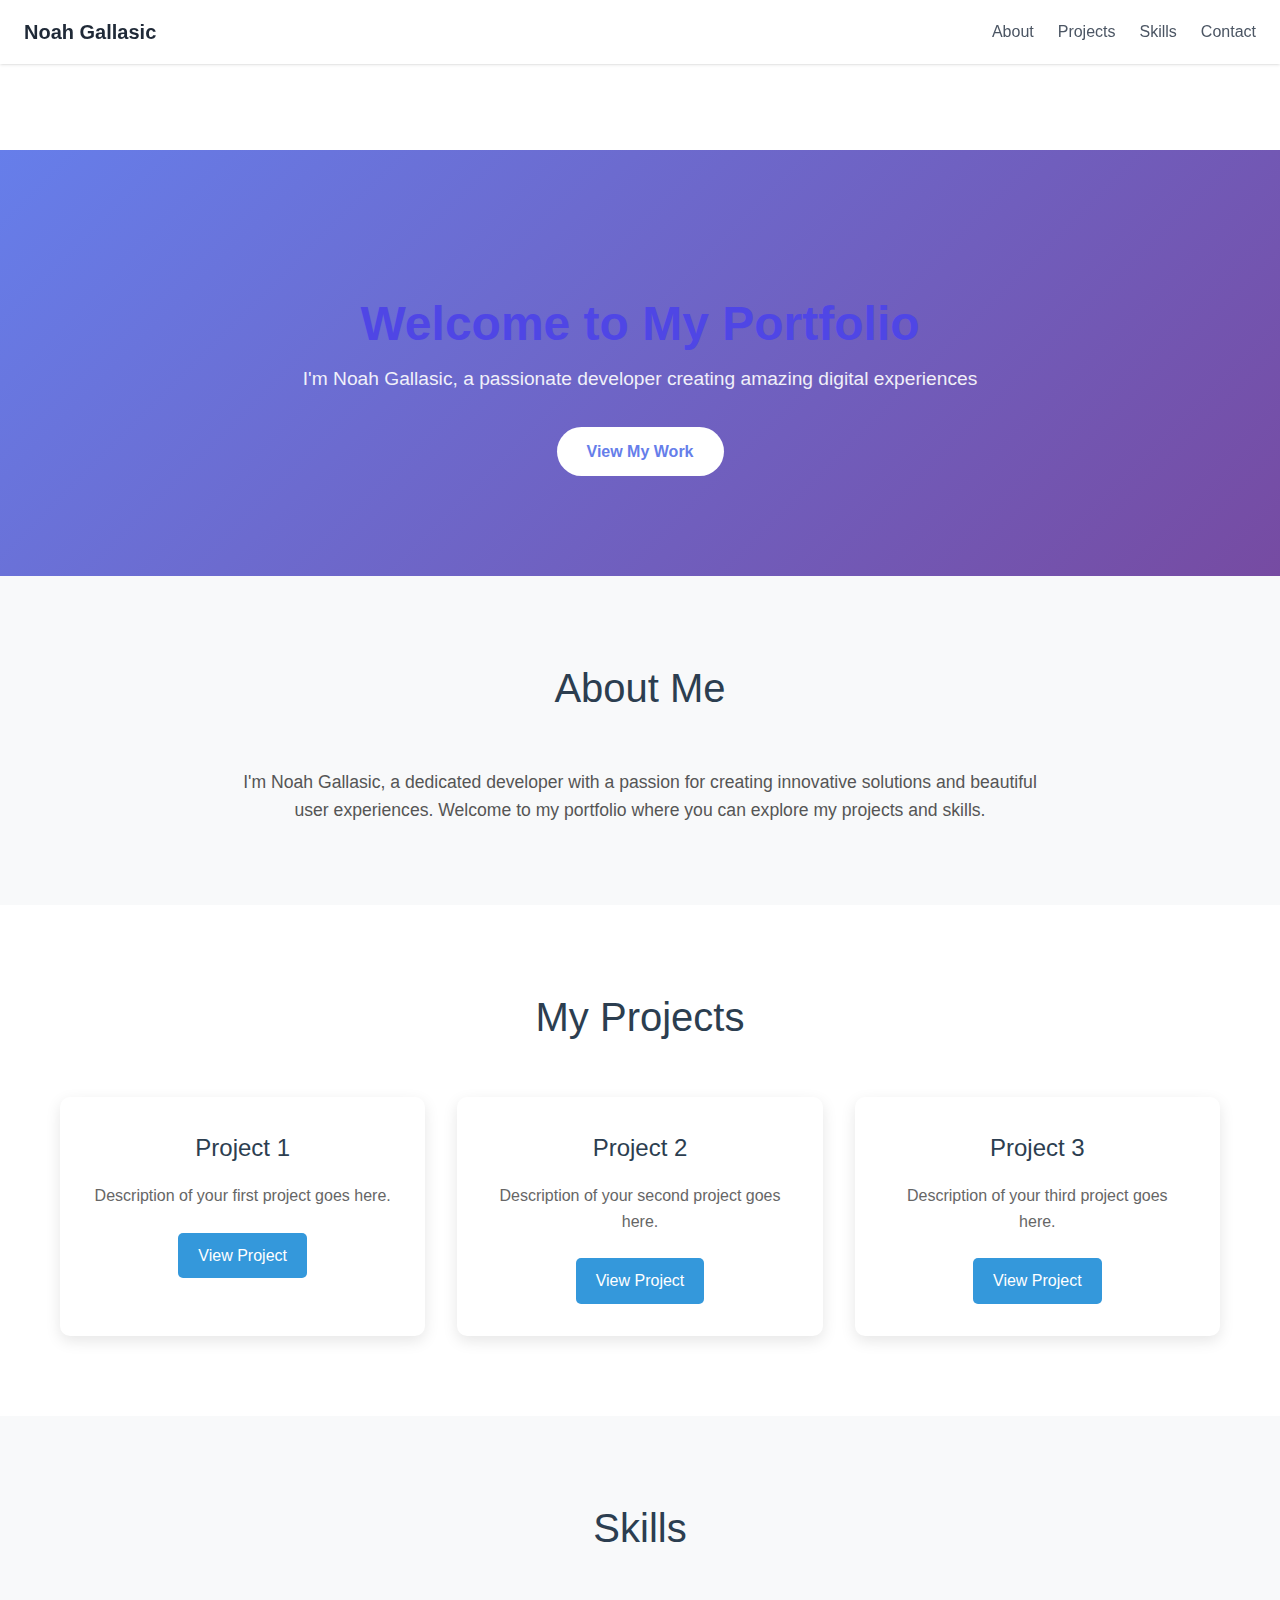
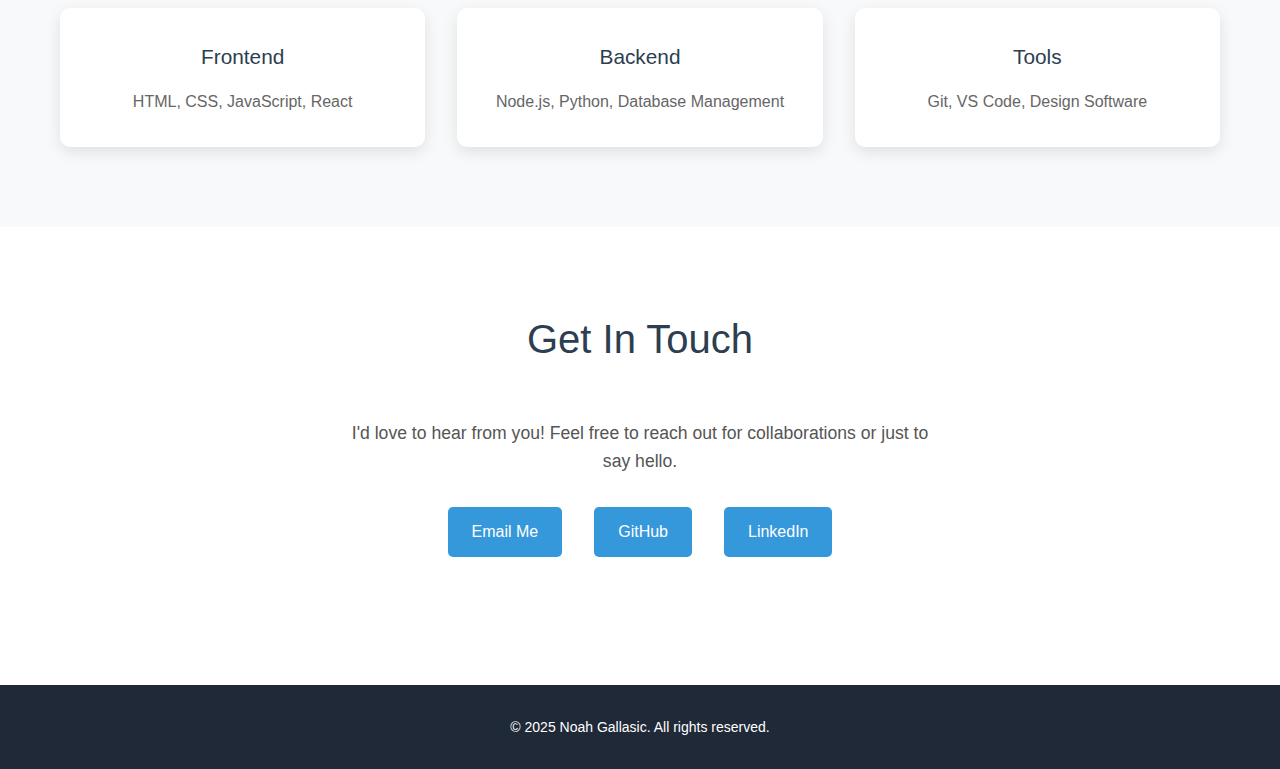
<file: index.html>
<!DOCTYPE html><html><head><meta charSet="utf-8"/><meta name="viewport" content="width=device-width, initial-scale=1"/><meta name="description" content="Portfolio website of Noah Gallasic - Web Developer and Designer"/><link rel="icon" href="/favicon.ico"/><title>Noah Gallasic - Portfolio</title><meta name="next-head-count" content="5"/><link rel="preload" href="/_next/static/css/2cc16017257d439c.css" as="style"/><link rel="stylesheet" href="/_next/static/css/2cc16017257d439c.css" data-n-g=""/><noscript data-n-css=""></noscript><script defer="" nomodule="" src="/_next/static/chunks/polyfills-42372ed130431b0a.js"></script><script src="/_next/static/chunks/webpack-8fa1640cc84ba8fe.js" defer=""></script><script src="/_next/static/chunks/framework-64ad27b21261a9ce.js" defer=""></script><script src="/_next/static/chunks/main-eb143115b8bf2786.js" defer=""></script><script src="/_next/static/chunks/pages/_app-57df3c15d106555d.js" defer=""></script><script src="/_next/static/chunks/pages/index-7eea890164c10a28.js" defer=""></script><script src="/_next/static/F75fcJ2gdUY-Pb3F1U_L6/_buildManifest.js" defer=""></script><script src="/_next/static/F75fcJ2gdUY-Pb3F1U_L6/_ssgManifest.js" defer=""></script></head><body><div id="__next"><header class="bg-white shadow fixed w-full top-0 z-50"><div class="max-w-7xl mx-auto px-4 sm:px-6"><div class="flex justify-between h-16 items-center"><div class="flex-shrink-0"><a class="text-xl font-bold text-gray-800" href="/">Noah Gallasic</a></div><nav class="hidden md:flex space-x-6 items-center"><a href="#about" class="text-gray-600 hover:text-indigo-600">About</a><a href="#projects" class="text-gray-600 hover:text-indigo-600">Projects</a><a href="#skills" class="text-gray-600 hover:text-indigo-600">Skills</a><a href="#contact" class="text-gray-600 hover:text-indigo-600">Contact</a></nav><div class="flex items-center md:hidden"><button aria-label="Toggle menu" class="p-2 rounded-md text-gray-700 hover:bg-gray-100"><svg class="w-6 h-6" viewBox="0 0 24 24" fill="none" stroke="currentColor"><path stroke-linecap="round" stroke-linejoin="round" stroke-width="2" d="M4 6h16M4 12h16M4 18h16"></path></svg></button></div></div></div></header><main class="pt-20"><section class="hero"><div class="hero-content"><h2 class="text-indigo-600 text-5xl font-extrabold">Welcome to My Portfolio</h2><p>I&#x27;m Noah Gallasic, a passionate developer creating amazing digital experiences</p><a href="#projects" class="cta-button">View My Work</a></div></section><section id="about" class="about"><div class="container"><h2>About Me</h2><p>I&#x27;m Noah Gallasic, a dedicated developer with a passion for creating innovative solutions and beautiful user experiences. Welcome to my portfolio where you can explore my projects and skills.</p></div></section><section id="projects" class="projects"><div class="container"><h2>My Projects</h2><div class="project-grid"><div class="project-card"><h3>Project 1</h3><p>Description of your first project goes here.</p><a href="#" class="project-link">View Project</a></div><div class="project-card"><h3>Project 2</h3><p>Description of your second project goes here.</p><a href="#" class="project-link">View Project</a></div><div class="project-card"><h3>Project 3</h3><p>Description of your third project goes here.</p><a href="#" class="project-link">View Project</a></div></div></div></section><section id="skills" class="skills"><div class="container"><h2>Skills</h2><div class="skills-grid"><div class="skill-item"><h3>Frontend</h3><p>HTML, CSS, JavaScript, React</p></div><div class="skill-item"><h3>Backend</h3><p>Node.js, Python, Database Management</p></div><div class="skill-item"><h3>Tools</h3><p>Git, VS Code, Design Software</p></div></div></div></section><section id="contact" class="contact"><div class="container"><h2>Get In Touch</h2><p>I&#x27;d love to hear from you! Feel free to reach out for collaborations or just to say hello.</p><div class="contact-info"><a href="mailto:noahgallasic@email.com" class="contact-link">Email Me</a><a href="https://github.com/ChronicCoffee" class="contact-link">GitHub</a><a href="https://linkedin.com/in/yourprofile" class="contact-link">LinkedIn</a></div></div></section></main><footer class="bg-gray-800 text-white text-center py-8 mt-12"><div class="max-w-7xl mx-auto px-4"><p class="text-sm">© 2025 Noah Gallasic. All rights reserved.</p></div></footer></div><script id="__NEXT_DATA__" type="application/json">{"props":{"pageProps":{}},"page":"/","query":{},"buildId":"F75fcJ2gdUY-Pb3F1U_L6","nextExport":true,"autoExport":true,"isFallback":false,"scriptLoader":[]}</script></body></html>
</file>
<file: _next/static/css/2cc16017257d439c.css>
*,:after,:before{--tw-border-spacing-x:0;--tw-border-spacing-y:0;--tw-translate-x:0;--tw-translate-y:0;--tw-rotate:0;--tw-skew-x:0;--tw-skew-y:0;--tw-scale-x:1;--tw-scale-y:1;--tw-pan-x: ;--tw-pan-y: ;--tw-pinch-zoom: ;--tw-scroll-snap-strictness:proximity;--tw-gradient-from-position: ;--tw-gradient-via-position: ;--tw-gradient-to-position: ;--tw-ordinal: ;--tw-slashed-zero: ;--tw-numeric-figure: ;--tw-numeric-spacing: ;--tw-numeric-fraction: ;--tw-ring-inset: ;--tw-ring-offset-width:0px;--tw-ring-offset-color:#fff;--tw-ring-color:rgba(59,130,246,.5);--tw-ring-offset-shadow:0 0 #0000;--tw-ring-shadow:0 0 #0000;--tw-shadow:0 0 #0000;--tw-shadow-colored:0 0 #0000;--tw-blur: ;--tw-brightness: ;--tw-contrast: ;--tw-grayscale: ;--tw-hue-rotate: ;--tw-invert: ;--tw-saturate: ;--tw-sepia: ;--tw-drop-shadow: ;--tw-backdrop-blur: ;--tw-backdrop-brightness: ;--tw-backdrop-contrast: ;--tw-backdrop-grayscale: ;--tw-backdrop-hue-rotate: ;--tw-backdrop-invert: ;--tw-backdrop-opacity: ;--tw-backdrop-saturate: ;--tw-backdrop-sepia: ;--tw-contain-size: ;--tw-contain-layout: ;--tw-contain-paint: ;--tw-contain-style: }::backdrop{--tw-border-spacing-x:0;--tw-border-spacing-y:0;--tw-translate-x:0;--tw-translate-y:0;--tw-rotate:0;--tw-skew-x:0;--tw-skew-y:0;--tw-scale-x:1;--tw-scale-y:1;--tw-pan-x: ;--tw-pan-y: ;--tw-pinch-zoom: ;--tw-scroll-snap-strictness:proximity;--tw-gradient-from-position: ;--tw-gradient-via-position: ;--tw-gradient-to-position: ;--tw-ordinal: ;--tw-slashed-zero: ;--tw-numeric-figure: ;--tw-numeric-spacing: ;--tw-numeric-fraction: ;--tw-ring-inset: ;--tw-ring-offset-width:0px;--tw-ring-offset-color:#fff;--tw-ring-color:rgba(59,130,246,.5);--tw-ring-offset-shadow:0 0 #0000;--tw-ring-shadow:0 0 #0000;--tw-shadow:0 0 #0000;--tw-shadow-colored:0 0 #0000;--tw-blur: ;--tw-brightness: ;--tw-contrast: ;--tw-grayscale: ;--tw-hue-rotate: ;--tw-invert: ;--tw-saturate: ;--tw-sepia: ;--tw-drop-shadow: ;--tw-backdrop-blur: ;--tw-backdrop-brightness: ;--tw-backdrop-contrast: ;--tw-backdrop-grayscale: ;--tw-backdrop-hue-rotate: ;--tw-backdrop-invert: ;--tw-backdrop-opacity: ;--tw-backdrop-saturate: ;--tw-backdrop-sepia: ;--tw-contain-size: ;--tw-contain-layout: ;--tw-contain-paint: ;--tw-contain-style: }/*
! tailwindcss v3.4.17 | MIT License | https://tailwindcss.com
*/*,:after,:before{box-sizing:border-box;border:0 solid #e5e7eb}:after,:before{--tw-content:""}:host,html{line-height:1.5;-webkit-text-size-adjust:100%;-moz-tab-size:4;-o-tab-size:4;tab-size:4;font-family:ui-sans-serif,system-ui,sans-serif,Apple Color Emoji,Segoe UI Emoji,Segoe UI Symbol,Noto Color Emoji;font-feature-settings:normal;font-variation-settings:normal;-webkit-tap-highlight-color:transparent}body{margin:0;line-height:inherit}hr{height:0;color:inherit;border-top-width:1px}abbr:where([title]){-webkit-text-decoration:underline dotted;text-decoration:underline dotted}h1,h2,h3,h4,h5,h6{font-size:inherit;font-weight:inherit}a{color:inherit;text-decoration:inherit}b,strong{font-weight:bolder}code,kbd,pre,samp{font-family:ui-monospace,SFMono-Regular,Menlo,Monaco,Consolas,Liberation Mono,Courier New,monospace;font-feature-settings:normal;font-variation-settings:normal;font-size:1em}small{font-size:80%}sub,sup{font-size:75%;line-height:0;position:relative;vertical-align:baseline}sub{bottom:-.25em}sup{top:-.5em}table{text-indent:0;border-color:inherit;border-collapse:collapse}button,input,optgroup,select,textarea{font-family:inherit;font-feature-settings:inherit;font-variation-settings:inherit;font-size:100%;font-weight:inherit;line-height:inherit;letter-spacing:inherit;color:inherit;margin:0;padding:0}button,select{text-transform:none}button,input:where([type=button]),input:where([type=reset]),input:where([type=submit]){-webkit-appearance:button;background-color:transparent;background-image:none}:-moz-focusring{outline:auto}:-moz-ui-invalid{box-shadow:none}progress{vertical-align:baseline}::-webkit-inner-spin-button,::-webkit-outer-spin-button{height:auto}[type=search]{-webkit-appearance:textfield;outline-offset:-2px}::-webkit-search-decoration{-webkit-appearance:none}::-webkit-file-upload-button{-webkit-appearance:button;font:inherit}summary{display:list-item}blockquote,dd,dl,figure,h1,h2,h3,h4,h5,h6,hr,p,pre{margin:0}fieldset{margin:0}fieldset,legend{padding:0}menu,ol,ul{list-style:none;margin:0;padding:0}dialog{padding:0}textarea{resize:vertical}input::-moz-placeholder,textarea::-moz-placeholder{opacity:1;color:#9ca3af}input::placeholder,textarea::placeholder{opacity:1;color:#9ca3af}[role=button],button{cursor:pointer}:disabled{cursor:default}audio,canvas,embed,iframe,img,object,svg,video{display:block;vertical-align:middle}img,video{max-width:100%;height:auto}[hidden]:where(:not([hidden=until-found])){display:none}.container{width:100%}@media (min-width:640px){.container{max-width:640px}}@media (min-width:768px){.container{max-width:768px}}@media (min-width:1024px){.container{max-width:1024px}}@media (min-width:1280px){.container{max-width:1280px}}@media (min-width:1536px){.container{max-width:1536px}}.fixed{position:fixed}.top-0{top:0}.z-50{z-index:50}.mx-auto{margin-left:auto;margin-right:auto}.mt-12{margin-top:3rem}.block{display:block}.flex{display:flex}.hidden{display:none}.h-16{height:4rem}.h-6{height:1.5rem}.w-6{width:1.5rem}.w-full{width:100%}.max-w-7xl{max-width:80rem}.flex-shrink-0{flex-shrink:0}.items-center{align-items:center}.justify-between{justify-content:space-between}.space-x-6>:not([hidden])~:not([hidden]){--tw-space-x-reverse:0;margin-right:calc(1.5rem * var(--tw-space-x-reverse));margin-left:calc(1.5rem * calc(1 - var(--tw-space-x-reverse)))}.space-y-2>:not([hidden])~:not([hidden]){--tw-space-y-reverse:0;margin-top:calc(.5rem * calc(1 - var(--tw-space-y-reverse)));margin-bottom:calc(.5rem * var(--tw-space-y-reverse))}.rounded-md{border-radius:calc(var(--radius) - 2px)}.border-t{border-top-width:1px}.bg-gray-800{--tw-bg-opacity:1;background-color:rgb(31 41 55/var(--tw-bg-opacity,1))}.bg-white{--tw-bg-opacity:1;background-color:rgb(255 255 255/var(--tw-bg-opacity,1))}.p-2{padding:.5rem}.px-4{padding-left:1rem;padding-right:1rem}.py-1{padding-top:.25rem;padding-bottom:.25rem}.py-3{padding-top:.75rem;padding-bottom:.75rem}.py-8{padding-top:2rem;padding-bottom:2rem}.pt-20{padding-top:5rem}.text-center{text-align:center}.text-5xl{font-size:3rem;line-height:1}.text-sm{font-size:.875rem;line-height:1.25rem}.text-xl{font-size:1.25rem;line-height:1.75rem}.font-bold{font-weight:700}.font-extrabold{font-weight:800}.text-gray-600{--tw-text-opacity:1;color:rgb(75 85 99/var(--tw-text-opacity,1))}.text-gray-700{--tw-text-opacity:1;color:rgb(55 65 81/var(--tw-text-opacity,1))}.text-gray-800{--tw-text-opacity:1;color:rgb(31 41 55/var(--tw-text-opacity,1))}.text-indigo-600{--tw-text-opacity:1;color:rgb(79 70 229/var(--tw-text-opacity,1))}.text-white{--tw-text-opacity:1;color:rgb(255 255 255/var(--tw-text-opacity,1))}.shadow{--tw-shadow:0 1px 3px 0 rgba(0,0,0,.1),0 1px 2px -1px rgba(0,0,0,.1);--tw-shadow-colored:0 1px 3px 0 var(--tw-shadow-color),0 1px 2px -1px var(--tw-shadow-color);box-shadow:var(--tw-ring-offset-shadow,0 0 #0000),var(--tw-ring-shadow,0 0 #0000),var(--tw-shadow)}@keyframes enter{0%{opacity:var(--tw-enter-opacity,1);transform:translate3d(var(--tw-enter-translate-x,0),var(--tw-enter-translate-y,0),0) scale3d(var(--tw-enter-scale,1),var(--tw-enter-scale,1),var(--tw-enter-scale,1)) rotate(var(--tw-enter-rotate,0))}}@keyframes exit{to{opacity:var(--tw-exit-opacity,1);transform:translate3d(var(--tw-exit-translate-x,0),var(--tw-exit-translate-y,0),0) scale3d(var(--tw-exit-scale,1),var(--tw-exit-scale,1),var(--tw-exit-scale,1)) rotate(var(--tw-exit-rotate,0))}}*{margin:0;padding:0;box-sizing:border-box}body{font-family:Segoe UI,Tahoma,Geneva,Verdana,sans-serif;line-height:1.6;color:#333;scroll-behavior:smooth}.container{max-width:1200px;margin:0 auto;padding:0 20px}header{background:#fff;box-shadow:0 2px 10px rgba(0,0,0,.1);position:fixed;width:100%;top:0;z-index:1000}.nav-container{max-width:1200px;margin:0 auto;padding:0 20px;display:flex;justify-content:space-between;align-items:center;height:70px}.logo{font-size:1.8rem;font-weight:700;color:#2c3e50}.nav-menu{display:flex;list-style:none;gap:2rem}.nav-menu a{text-decoration:none;color:#333;font-weight:500;transition:color .3s ease}.nav-menu a:hover{color:#3498db}.hero{background:linear-gradient(135deg,#667eea,#764ba2);color:#fff;padding:150px 0 100px;text-align:center;margin-top:70px}.hero-content h2{font-size:3rem;margin-bottom:1rem;animation:fadeInUp 1s ease}.hero-content p{font-size:1.2rem;margin-bottom:2rem;opacity:.9;animation:fadeInUp 1s ease .2s both}.cta-button{display:inline-block;background:#fff;color:#667eea;padding:12px 30px;text-decoration:none;border-radius:50px;font-weight:700;transition:transform .3s ease,box-shadow .3s ease;animation:fadeInUp 1s ease .4s both}.cta-button:hover{transform:translateY(-2px);box-shadow:0 10px 25px rgba(0,0,0,.2)}section{padding:80px 0}section h2{text-align:center;font-size:2.5rem;margin-bottom:3rem;color:#2c3e50}.about{background:#f8f9fa}.about p{font-size:1.1rem;text-align:center;max-width:800px;margin:0 auto;color:#555}.project-grid{display:grid;grid-template-columns:repeat(auto-fit,minmax(300px,1fr));gap:2rem;margin-top:2rem}.project-card{background:#fff;padding:2rem;border-radius:10px;box-shadow:0 5px 15px rgba(0,0,0,.1);transition:transform .3s ease,box-shadow .3s ease;text-align:center}.project-card:hover{transform:translateY(-5px);box-shadow:0 15px 30px rgba(0,0,0,.15)}.project-card h3{color:#2c3e50;margin-bottom:1rem;font-size:1.5rem}.project-card p{color:#666;margin-bottom:1.5rem}.project-link{display:inline-block;background:#3498db;color:#fff;padding:10px 20px;text-decoration:none;border-radius:5px;transition:background .3s ease}.project-link:hover{background:#2980b9}.skills{background:#f8f9fa}.skills-grid{display:grid;grid-template-columns:repeat(auto-fit,minmax(250px,1fr));gap:2rem;margin-top:2rem}.skill-item{text-align:center;padding:2rem;background:#fff;border-radius:10px;box-shadow:0 5px 15px rgba(0,0,0,.1)}.skill-item h3{color:#2c3e50;margin-bottom:1rem;font-size:1.3rem}.skill-item p{color:#666}.contact{text-align:center}.contact p{font-size:1.1rem;color:#555;margin-bottom:2rem;max-width:600px;margin-left:auto;margin-right:auto}.contact-info{display:flex;justify-content:center;gap:2rem;flex-wrap:wrap}.contact-link{display:inline-block;background:#3498db;color:#fff;padding:12px 24px;text-decoration:none;border-radius:5px;transition:background .3s ease,transform .3s ease}.contact-link:hover{background:#2980b9;transform:translateY(-2px)}footer{background:#2c3e50;color:#fff;text-align:center;padding:2rem 0}@keyframes fadeInUp{0%{opacity:0;transform:translateY(30px)}to{opacity:1;transform:translateY(0)}}@media (max-width:768px){.nav-menu{flex-direction:column;gap:1rem}.hero-content h2{font-size:2rem}.contact-info{flex-direction:column;align-items:center;gap:1rem}section{padding:60px 0}section h2{font-size:2rem}}.hover\:bg-gray-100:hover{--tw-bg-opacity:1;background-color:rgb(243 244 246/var(--tw-bg-opacity,1))}.hover\:text-indigo-600:hover{--tw-text-opacity:1;color:rgb(79 70 229/var(--tw-text-opacity,1))}@media (min-width:640px){.sm\:px-6{padding-left:1.5rem;padding-right:1.5rem}}@media (min-width:768px){.md\:flex{display:flex}.md\:hidden{display:none}}
</file>
